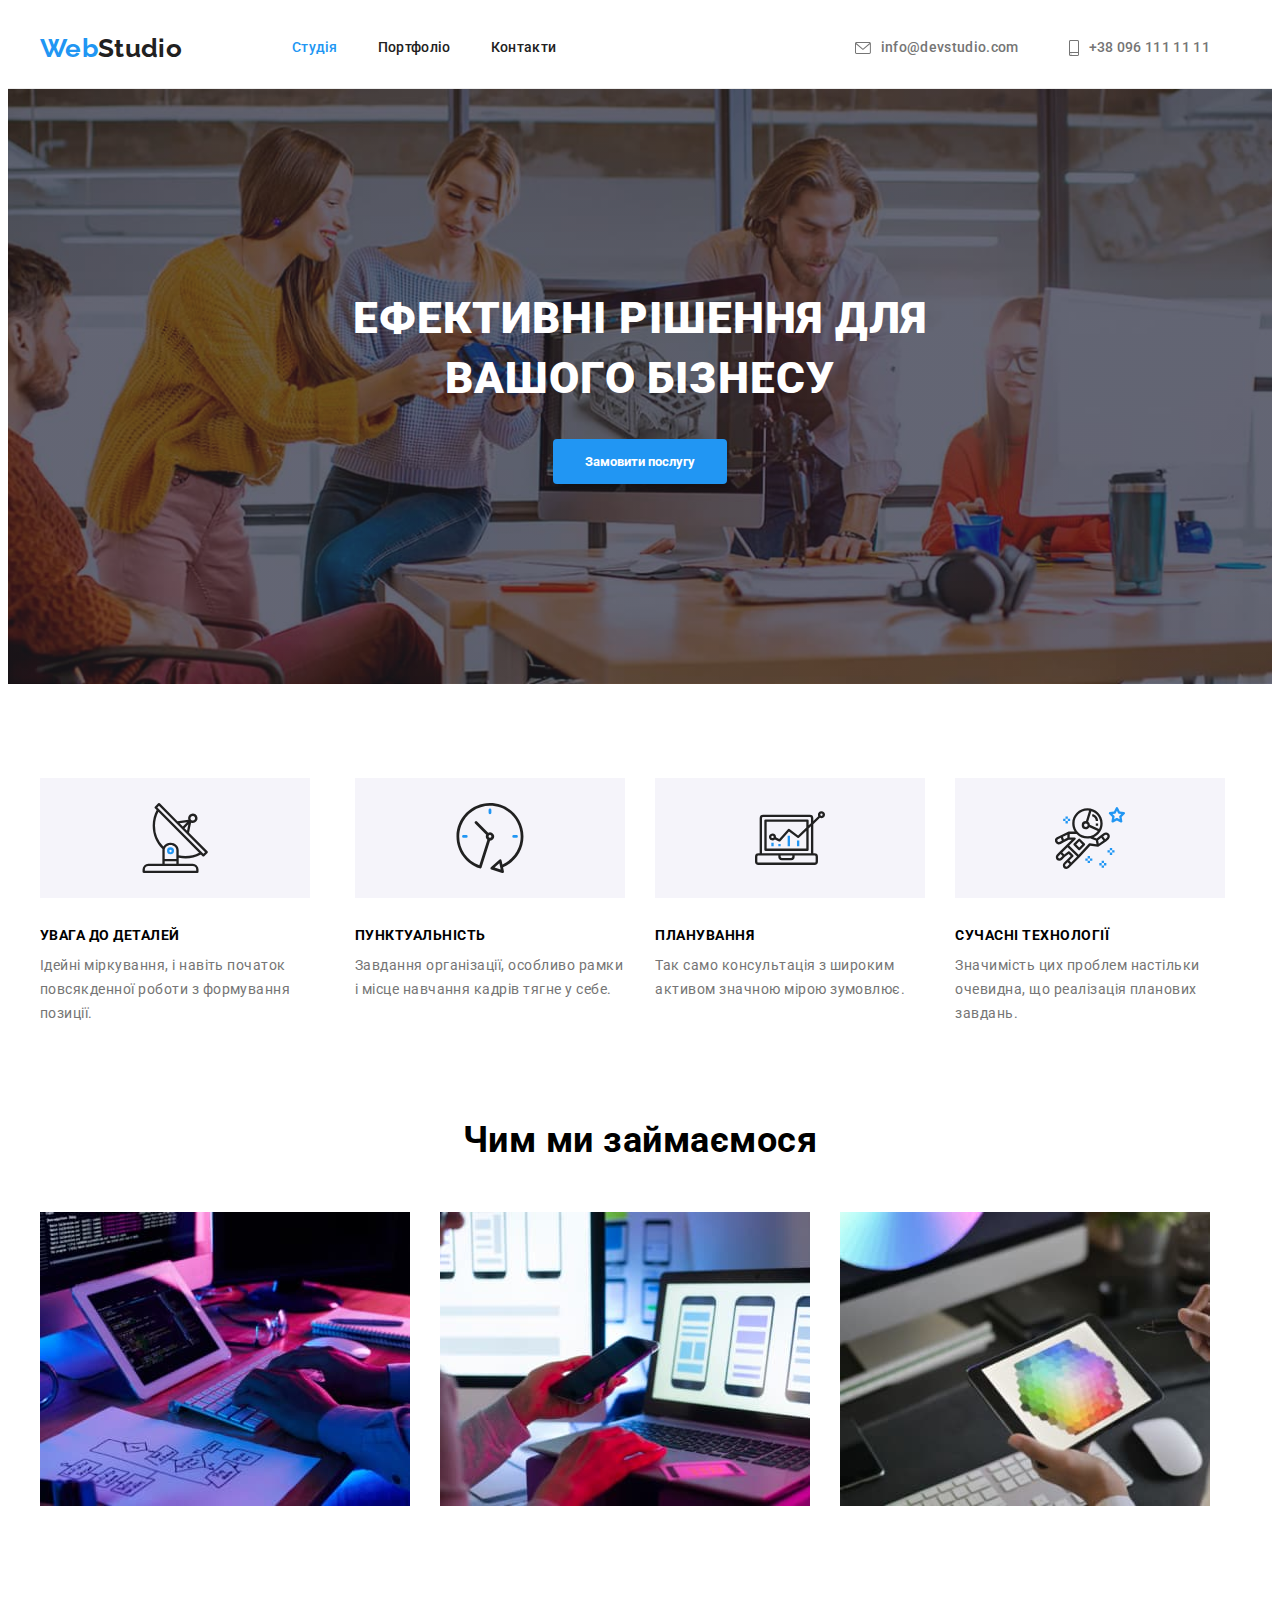
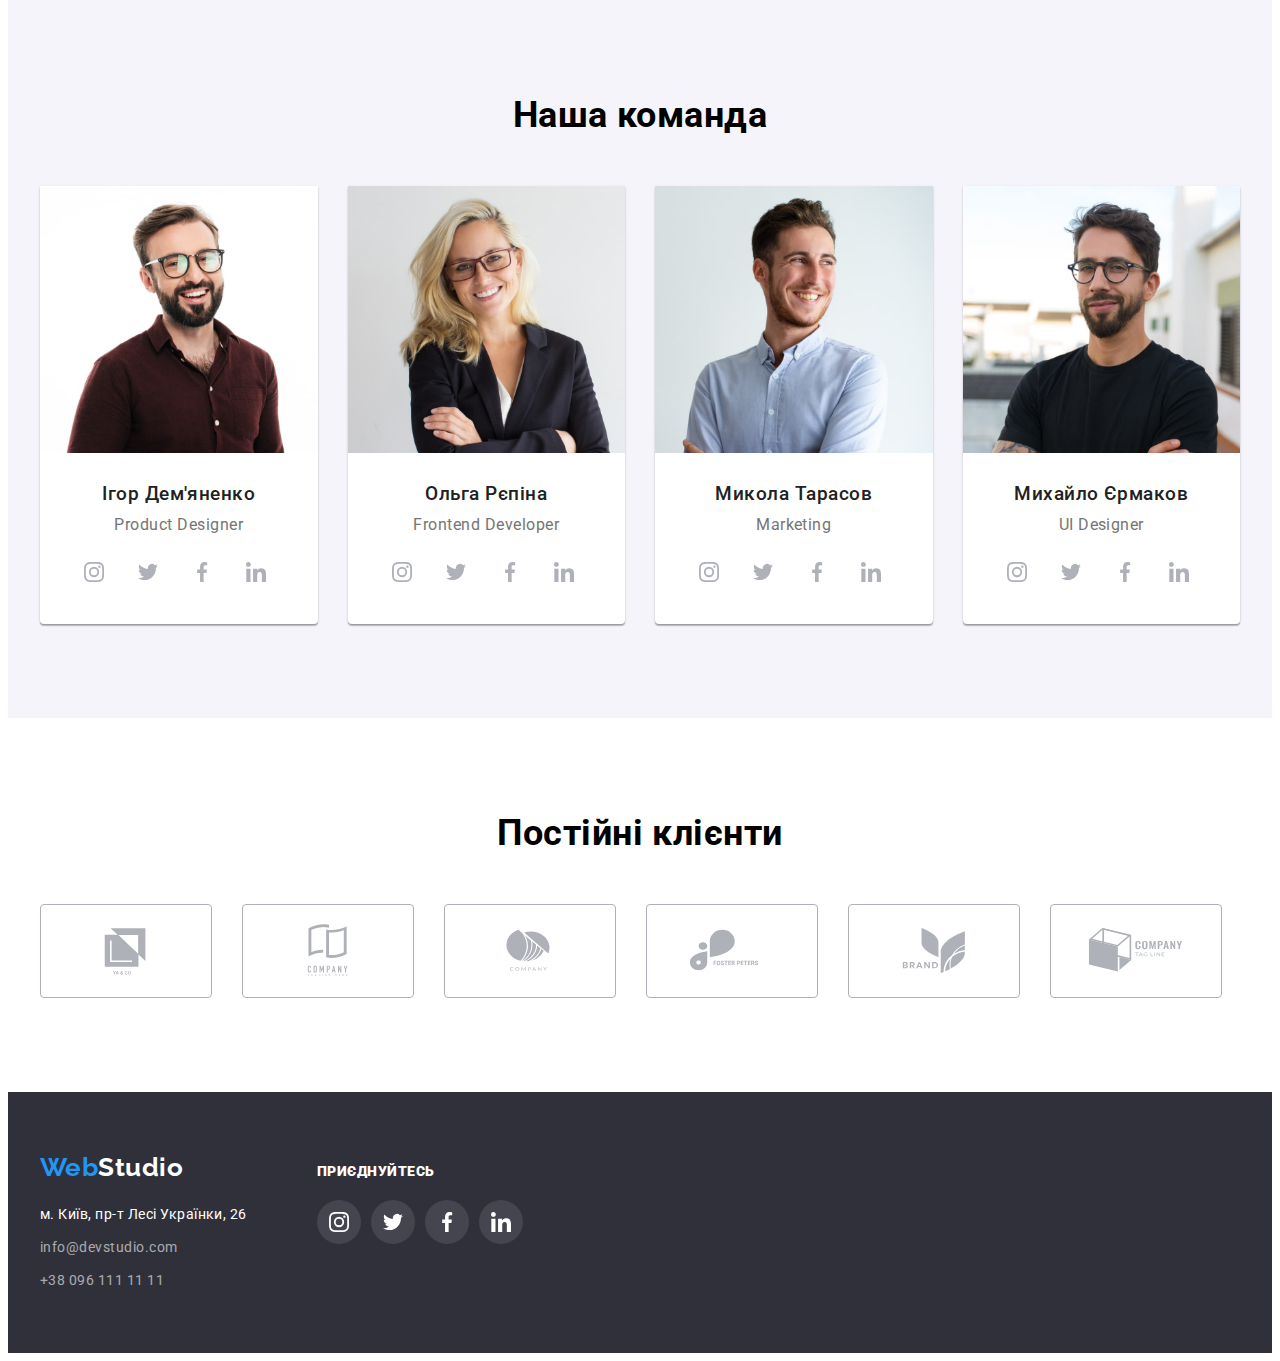
<file: index.html>
<!DOCTYPE html>
<html lang="uk">
  <head>
    <meta charset="UTF-8" />
    <meta http-equiv="X-UA-Compatible" content="IE=edge" />
    <meta name="viewport" content="width=device-width, initial-scale=1.0" />
    <title>Студія</title>
    <link rel="preconnect" href="https://fonts.googleapis.com" />
    <link rel="preconnect" href="https://fonts.gstatic.com" crossorigin />
    <link
      href="https://fonts.googleapis.com/css2?family=Raleway:wght@700&family=Roboto:wght@400;500;700;900&display=swap"
      rel="stylesheet"
    />
    <link
      rel="stylesheet"
      href="https://cdnjs.cloudflare.com/ajax/libs/modern-normalize/1.1.0/modern-normalize.min.css"
      integrity="sha512-wpPYUAdjBVSE4KJnH1VR1HeZfpl1ub8YT/NKx4PuQ5NmX2tKuGu6U/JRp5y+Y8XG2tV+wKQpNHVUX03MfMFn9Q=="
      crossorigin="anonymous"
      referrerpolicy="no-referrer"
    />
    <link rel="stylesheet" href="./css/styles.css" />
  </head>

  <body>
    <header class="header">
      <div class="container main-menu">
        <a href="./index.html" class="logo no-decoration">
          <span class="accent-logo">Web</span>Studio
        </a>
        <nav>
          <ul class="menu style-none">
            <li class="menu-item">
              <a class="menu-link current activated no-decoration" href="./index.html">Студія</a>
            </li>
            <li class="menu-item">
              <a class="menu-link activated no-decoration" href="./portfolio.html">Портфоліо</a>
            </li>
            <li class="menu-item">
              <a class="menu-link activated no-decoration" href="#contacts">Контакти</a>
            </li>
          </ul>
        </nav>
        <ul class="communication-list style-none">
          <li class="communication-item">
           
            <a
              class="communication-link activated no-decoration"
              href="mailto:info@devstudio.com"
              rel="noopener noreferrer nofollow"
              target="_blank"
              >
              <svg width="16" height="12" class="icon-communication">
                  <use href="./images/sprite.svg#envelope"></use>
                </svg>
              info@devstudio.com</a
            >
          </li>
          <li class="communication-item">
            <a class="communication-link activated no-decoration" href="tel:+380961111111"
              >
              <svg width="10" height="16" class="icon-communication">
                  <use href="./images/sprite.svg#smartphone"></use>
                </svg>
                +38 096 111 11 11</a
            >
          </li>
        </ul>
      </div>
    </header>
    <main>
      <!-- Hero section -->
      <section class="hero">
        <h1 class="hero-title">Ефективні рішення для вашого бізнесу</h1>
        <button type="button" class="hero-btn cursor">Замовити послугу</button>
      </section>
      <!-- Features Section-->
      <section class="section features">
        <div class="container">
          <h2 class="visually-hidden">Особливості нашої веб студії</h2>

          <ul class="features-list style-none">
            <li class="features-item icon-antenna">
              <div class="icon-feature">
                <svg width="70" height="70">
                  <use href="./images/sprite.svg#antenna"></use>
                </svg>
              </div>
              <h3 class="feature-title">увага до деталей</h3>
              <p class="feature-desc">
                Ідейні міркування, і навіть початок повсякденної роботи з формування позиції.
              </p>
            </li>
            <li class="features-item icon-clock">
              <div class="icon-feature">
                <svg width="70" height="70">
                  <use href="./images/sprite.svg#clock"></use>
                </svg>
              </div>              
              <h3 class="feature-title">пунктуальність</h3>
              <p class="feature-desc">
                Завдання організації, особливо рамки і місце навчання кадрів тягне у себе.
              </p>
            </li>
            <li class="features-item icon-diagram">
              <div class="icon-feature">
                <svg width="70" height="70">
                  <use href="./images/sprite.svg#diagram"></use>
                </svg>
              </div>              
              <h3 class="feature-title">планування</h3>
              <p class="feature-desc">
                Так само консультація з широким активом значною мірою зумовлює.
              </p>
            </li>
            <li class="features-item icon-astronaut">
              <div class="icon-feature">
                <svg width="70" height="70">
                  <use href="./images/sprite.svg#astronaut"></use>
                </svg>
              </div>              
              <h3 class="feature-title title">сучасні технології</h3>
              <p class="feature-desc">
                Значимість цих проблем настільки очевидна, що реалізація планових завдань.
              </p>
            </li>
          </ul>
        </div>
      </section>
      <!-- What we do Section -->
      <section class="section">
        <div class="container">
          <h2 class="works-title heading-h2">Чим ми займаємося</h2>
          <ul class="works-list style-none">
            <li class="works-item">
              <img
                class="full-width"
                src="./images/programer-working-his-desk-office.jpg"
                alt="програміст праціює за робочим столом"
                width="370"
                height="294"
              />
            </li>
            <li class="works-item">
              <img
                class="full-width"
                src="./images/designers-are-developing-application.jpg"
                alt="дизайнери розробляють додаток для смартфонів команда працює над інтерфейсом мобільних телефонів"
                width="370"
                height="294"
              />
            </li>
            <li class="works-item">
              <img
                class="full-width"
                src="./images/creative-artist-web-design.jpg"
                alt="креативний веб дизайнер обирає кольори на графічному планшеті"
                width="370"
                height="294"
              />
            </li>
          </ul>
        </div>
      </section>
      <!-- Our team Section -->
      <section class="section team">
        <div class="container">
          <h2 class="team-title heading-h2">Наша команда</h2>
          <ul class="team-list style-none">
            <li class="team-member">
              <img
                class="full-width"
                src="./images/team/product-designer.jpg"
                alt="Ігор Дем'яненко фото молодий чоловік в окулярах посміхається"
                width="270"
                height="260"
              />
              <div class="member-wrap">
                <h3 class="member-name">Ігор Дем'яненко</h3>
                <p lang="en" class="member-position">Product Designer</p>
                <ul class="member-socials-list style-none">
                  <li class="member-socials-item">
                    <a href="" class="member-socials-links">
                      <svg width="20" height="20" class="icon-member-socials">
                        <use href="./images/sprite.svg#instagram"></use>
                    </a>                   
                  </li>   
                  <li class="member-socials-item">
                    <a href="" class="member-socials-links">
                      <svg width="20" height="20" class="icon-member-socials">
                        <use href="./images/sprite.svg#twitter"></use>
                    </a>                   
                  </li>                 
                  <li class="member-socials-item">
                    <a href="" class="member-socials-links">
                      <svg width="20" height="20" class="icon-member-socials">
                        <use href="./images/sprite.svg#facebook"></use>
                    </a>                   
                  </li>                 
                  <li class="member-socials-item">
                    <a href="" class="member-socials-links">
                      <svg width="20" height="20" class="icon-member-socials">
                        <use href="./images/sprite.svg#linkedin"></use>
                    </a>                   
                  </li>                               
                </ul>
              </div>
            </li>
            <li class="team-member">
              <img
                class="full-width"
                src="./images/team/frontend-developer.jpg"
                alt="Ольга Рєпіна фото молода жінка блондинка з довгим волоссям в окулярах і діловому костюмі посміхається"
                width="270"
                height="260"
              />
              <div class="member-wrap">
                <h3 class="member-name">Ольга Рєпіна</h3>
                <p lang="en" class="member-position">Frontend Developer</p>
              <ul class="member-socials-list style-none">
                  <li class="member-socials-item">
                    <a href="" class="member-socials-links">
                      <svg width="20" height="20" class="icon-member-socials">
                        <use href="./images/sprite.svg#instagram"></use>
                      </svg>
                    </a>                   
                  </li>   
                  <li class="member-socials-item">
                    <a href="" class="member-socials-links">
                      <svg width="20" height="20" class="icon-member-socials">
                        <use href="./images/sprite.svg#twitter"></use>
                        </svg>
                    </a>                   
                  </li>                 
                  <li class="member-socials-item">
                    <a href="" class="member-socials-links">
                      <svg width="20" height="20" class="icon-member-socials">
                        <use href="./images/sprite.svg#facebook"></use>
                        </svg>
                    </a>                   
                  </li>                 
                  <li class="member-socials-item">
                    <a href="" class="member-socials-links">
                      <svg width="20" height="20" class="icon-member-socials">
                        <use href="./images/sprite.svg#linkedin"></use>
                        </svg>
                    </a>                   
                  </li>                               
                </ul>
              </div>
            </li>
            <li class="team-member">
              <img
                class="full-width"
                src="./images/team/marketing.jpg"
                alt="Микола Тарасов фото молодий чоловік в світлій сорочці посміхається"
                width="270"
                height="260"
              />
              <div class="member-wrap">
                <h3 class="member-name">Микола Тарасов</h3>
                <p lang="en" class="member-position">Marketing</p>
              <ul class="member-socials-list style-none">
                  <li class="member-socials-item">
                    <a href="" class="member-socials-links">
                      <svg width="20" height="20" class="icon-member-socials">
                        <use href="./images/sprite.svg#instagram"></use>
                        </svg>
                    </a>                   
                  </li>   
                  <li class="member-socials-item">
                    <a href="" class="member-socials-links">
                      <svg width="20" height="20" class="icon-member-socials">
                        <use href="./images/sprite.svg#twitter"></use>
                        </svg>
                    </a>                   
                  </li>                 
                  <li class="member-socials-item">
                    <a href="" class="member-socials-links">
                      <svg width="20" height="20" class="icon-member-socials">
                        <use href="./images/sprite.svg#facebook"></use>
                        </svg>
                    </a>                   
                  </li>                 
                  <li class="member-socials-item">
                    <a href="" class="member-socials-links">
                      <svg width="20" height="20" class="icon-member-socials">
                        <use href="./images/sprite.svg#linkedin"></use>
                        </svg>
                    </a>                   
                  </li>                               
                </ul>
              </div>
            </li>
            <li class="team-member">
              <img
                class="full-width member"
                src="./images/team/ui-designer.jpg"
                alt="Михайло Єрмаков фото молодий темноволосий чоловік у чорній футболці в окулярах"
                width="270"
                height="260"
              />
              <div class="member-wrap">
                <h3 class="member-name">Михайло Єрмаков</h3>
                <p lang="en" class="member-position">UI Designer</p>
              <ul class="member-socials-list style-none">
                  <li class="member-socials-item">
                    <a href="" class="member-socials-links">
                      <svg width="20" height="20" class="icon-member-socials">
                        <use href="./images/sprite.svg#instagram"></use>
                        </svg>
                    </a>                   
                  </li>   
                  <li class="member-socials-item">
                    <a href="" class="member-socials-links">
                      <svg width="20" height="20" class="icon-member-socials">
                        <use href="./images/sprite.svg#twitter"></use>
                        </svg>
                    </a>                   
                  </li>                 
                  <li class="member-socials-item">
                    <a href="" class="member-socials-links">
                      <svg width="20" height="20" class="icon-member-socials">
                        <use href="./images/sprite.svg#facebook"></use>
                        </svg>
                    </a>                   
                  </li>                 
                  <li class="member-socials-item">
                    <a href="" class="member-socials-links">
                      <svg width="20" height="20" class="icon-member-socials">
                        <use href="./images/sprite.svg#linkedin"></use>
                        </svg>
                    </a>                   
                  </li>                               
                </ul>
              </div>
            </li>
          </ul>
        </div>
      </section>
      <!-- Clients section -->
      <section class="section">
        <div class="container">
          <h2 class="heading-h2">Постійні клієнти</h2>
          <ul class="clients-list style-none">
            <li class="clients-item"><a href="" class="clients-link">
              <svg width="106" height="60" class="icon-client">
                        <use href="./images/sprite.svg#logo1"></use>
                        </svg>
            </a></li>
            <li class="clients-item"><a href="" class="clients-link">
              <svg width="106" height="60"  class="icon-client">
                        <use href="./images/sprite.svg#logo2"></use>
                        </svg>
            </a></li>
            <li class="clients-item"><a href="" class="clients-link">
              <svg width="106" height="60"  class="icon-client">
                        <use href="./images/sprite.svg#logo3"></use>
                        </svg>
            </a></li>
            <li class="clients-item"><a href="" class="clients-link">
              <svg width="106" height="60"  class="icon-client">
                        <use href="./images/sprite.svg#logo4"></use>
                        </svg>
            </a></li>
            <li class="clients-item"><a href="" class="clients-link">
              <svg width="106" height="60" class="icon-client">
                        <use href="./images/sprite.svg#logo5"></use>
                        </svg>
            </a></li>
            <li class="clients-item"><a href="" class="clients-link">
              <svg width="106" height="60"  class="icon-client">
                        <use href="./images/sprite.svg#logo6"></use>
                        </svg>
            </a></li>
          </ul>
        </div>
      </section>
    </main>
    <footer id="contacts" class="footer">
      <div class="container footer-wrap">
        <div class="footer-contacts">
          <a href="./index.html" class="logo footer-logo no-decoration">
            <p lang="en"><span class="accent-logo">Web</span>Studio</p>
          </a>
          <address class="contacts">
            <ul class="contacts-list style-none">
              <li class="contacts-item">
                <a
                  href="https://goo.gl/maps/mMnY23ugtFwCM5wb8"
                  rel="noopener noreferrer nofollow"
                  target="_blank"
                  class="address activated no-decoration"
                  >м. Київ, пр-т Лесі Українки, 26</a
                >
              </li>
              <li class="contacts-item">
                <a
                  href="mailto:info@devstudio.com"
                  rel="noopener noreferrer nofollow"
                  target="_blank"
                  class="contacts-link activated no-decoration"
                  >info@devstudio.com</a
                >
              </li>
              <li class="contacts-item">
                <a href="tel:+380961111111" class="contacts-link activated no-decoration"
                  >+38 096 111 11 11</a
                >
              </li>
            </ul>
          </address>
        </div>
        <div class="follow">
          <p class="join"><strong>Приєднуйтесь</strong></p>
          <ul class="company-socials-list style-none">
            <li class="company-socials-item">
              <a href="" class="company-socials-link">
                <svg width="20" height="20" class="icon-company-socials">
                        <use href="./images/sprite.svg#instagram"></use>
                        </svg>
              </a>
            </li>
            <li class="company-socials-item">
              <a href="" class="company-socials-link" >
                <svg width="20" height="20" class="icon-company-socials">
                        <use href="./images/sprite.svg#twitter"></use>
                        </svg>
              </a>
            </li>
            <li class="company-socials-item">
              <a href="" class="company-socials-link">
              <svg width="20" height="20" class="icon-company-socials">
                        <use href="./images/sprite.svg#facebook"></use>
                        </svg></a>
            </li>
            <li class="company-socials-item">
              <a href="" class="company-socials-link">
                <svg width="20" height="20" class="icon-company-socials">
                        <use href="./images/sprite.svg#linkedin"></use>
                        </svg>
              </a>
            </li>
          </ul>
        </div>
      </div>
    </footer>
  </body>
</html>
</file>
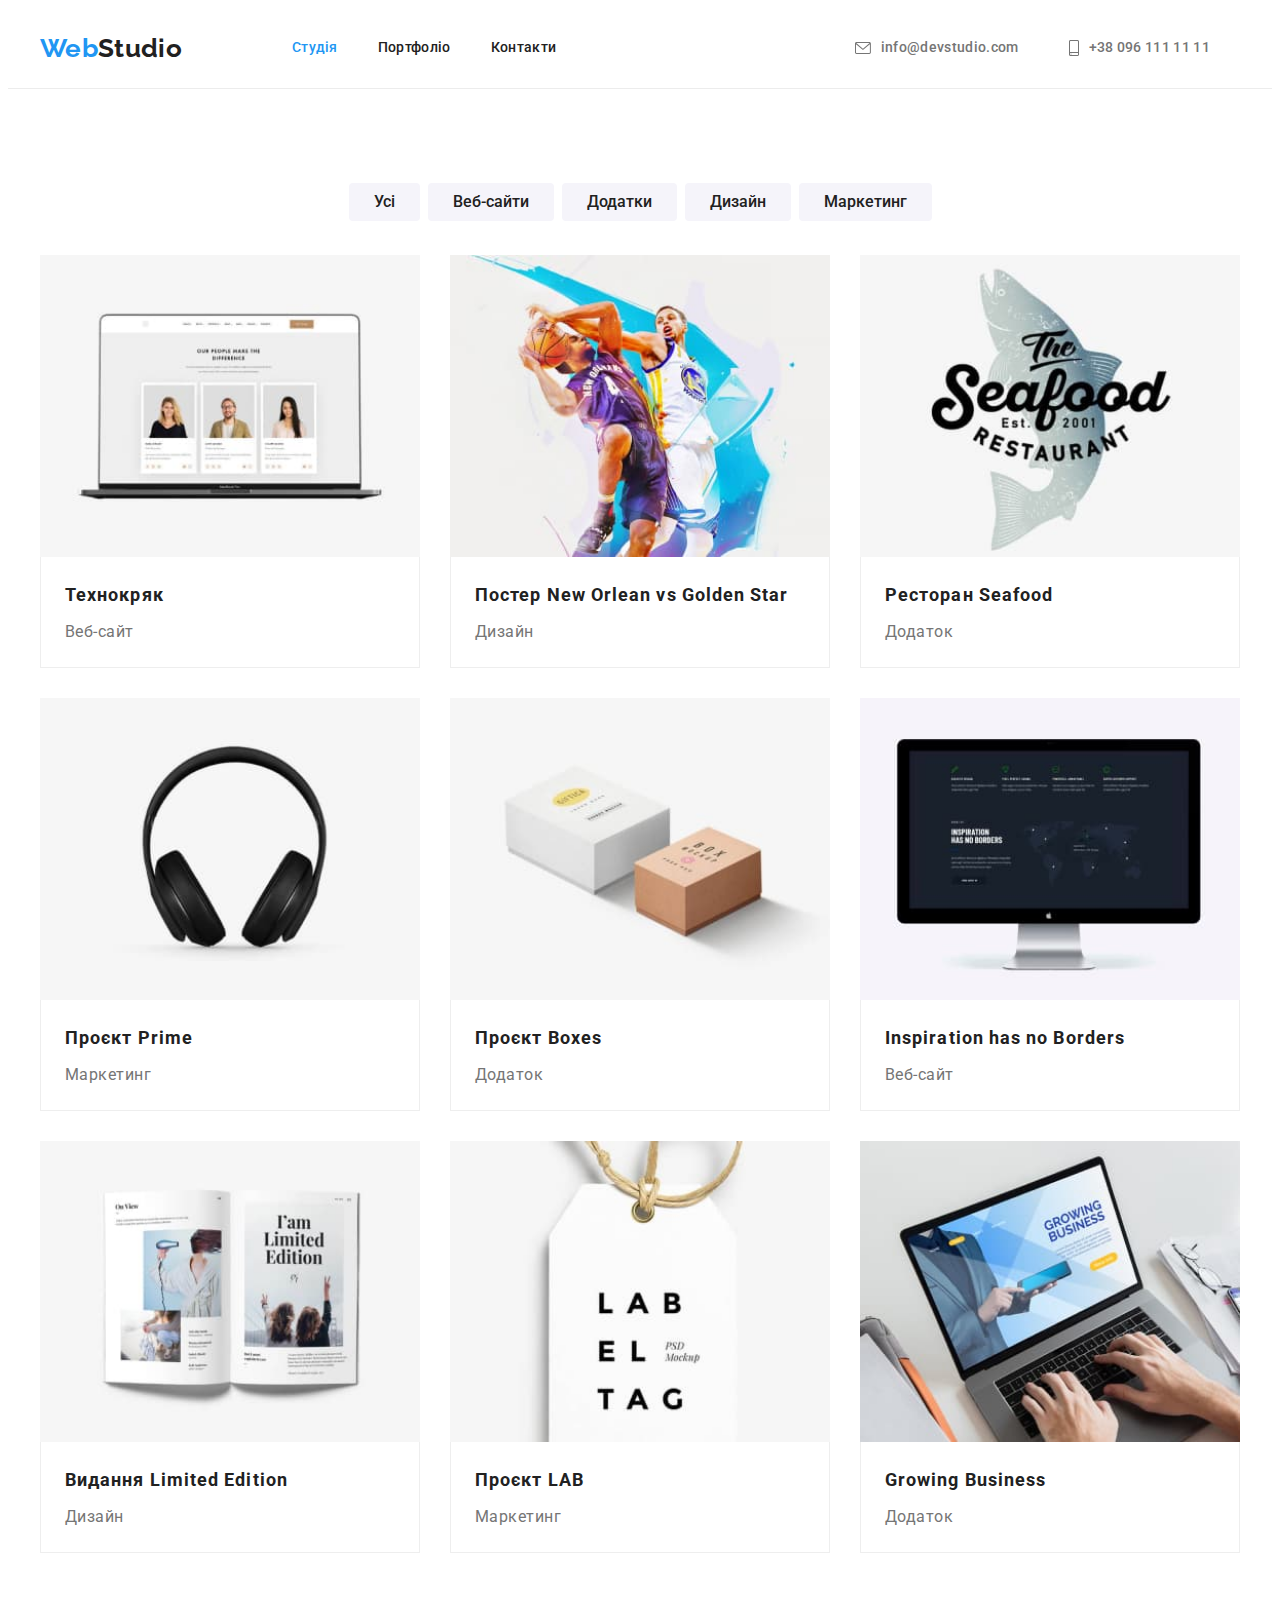
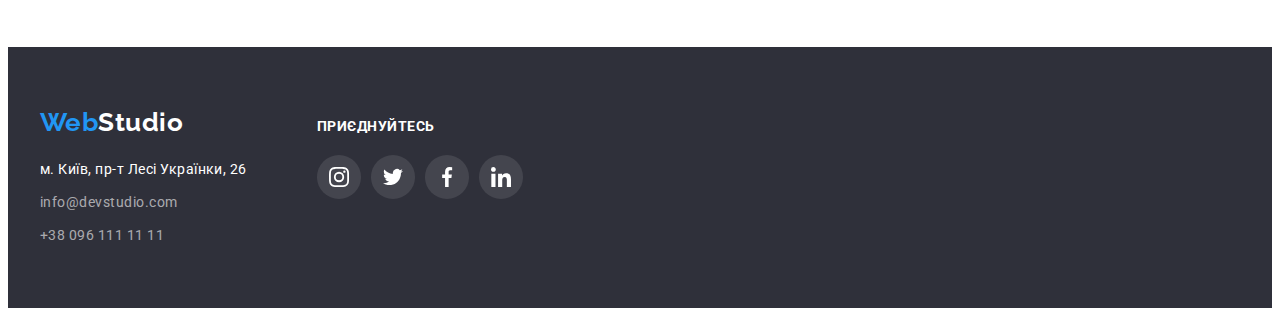
<file: portfolio.html>
<!DOCTYPE html>
<html lang="uk">
  <head>
    <meta charset="UTF-8" />
    <meta http-equiv="X-UA-Compatible" content="IE=edge" />
    <meta name="viewport" content="width=device-width, initial-scale=1.0" />
    <title>Портфоліо</title>
    <link rel="preconnect" href="https://fonts.googleapis.com" />
    <link rel="preconnect" href="https://fonts.gstatic.com" crossorigin />
    <link
      href="https://fonts.googleapis.com/css2?family=Raleway:wght@700&family=Roboto:wght@400;500;700;900&display=swap"
      rel="stylesheet"
    />
    <link rel="stylesheet" href="./css/styles.css" />
  </head>

  <body>
<header class="header">
      <div class="container main-menu">
        <a href="./index.html" class="logo no-decoration">
          <span class="accent-logo">Web</span>Studio
        </a>
        <nav>
          <ul class="menu style-none">
            <li class="menu-item">
              <a class="menu-link current activated no-decoration" href="./index.html">Студія</a>
            </li>
            <li class="menu-item">
              <a class="menu-link activated no-decoration" href="./portfolio.html">Портфоліо</a>
            </li>
            <li class="menu-item">
              <a class="menu-link activated no-decoration" href="#contacts">Контакти</a>
            </li>
          </ul>
        </nav>
        <ul class="communication-list style-none">
          <li class="communication-item">
           
            <a
              class="communication-link activated no-decoration"
              href="mailto:info@devstudio.com"
              rel="noopener noreferrer nofollow"
              target="_blank"
              >
              <svg width="16" height="12" class="icon-communication">
                  <use href="./images/sprite.svg#envelope"></use>
                </svg>
              info@devstudio.com</a
            >
          </li>
          <li class="communication-item">
            <a class="communication-link activated no-decoration" href="tel:+380961111111"
              >
              <svg width="10" height="16" class="icon-communication">
                  <use href="./images/sprite.svg#smartphone"></use>
                </svg>
                +38 096 111 11 11</a
            >
          </li>
        </ul>
      </div>
    </header>

    <main>
      <!-- Portfolio section -->
      <section class="portfolio section">
        <div class="container">
          <h2 class="visually-hidden">Наші роботи</h2>
          <ul class="projects-filter style-none">
            <li class="filter-item">
              <button type="button" class="filter-btn cursor">Усі</button>
            </li>
            <li class="filter-item">
              <button type="button" class="filter-btn cursor">Веб-сайти</button>
            </li>
            <li class="filter-item">
              <button type="button" class="filter-btn cursor">Додатки</button>
            </li>
            <li class="filter-item">
              <button type="button" class="filter-btn cursor">Дизайн</button>
            </li>
            <li class="filter-item">
              <button type="button" class="filter-btn cursor">Маркетинг</button>
            </li>
          </ul>
          <ul class="projects-list style-none">
            <li class="projects-item">
              <a href="" class="project-link no-decoration">
                <img
                  class="full-width"
                  src="./images/portfolio/technokriak.jpg"
                  alt="веб-сайт компанії на екрані ноутбука"
                  width="370" height="294"
                />
                <div class="title-wrap">
                  <h3 class="project-title">Технокряк</h3>
                  <p class="project-desc">Веб-сайт</p>
                </div>
              </a>
            </li>
            <li class="projects-item">
              <a href="" class="project-link no-decoration">
                <img
                  class="full-width"
                  src="./images/portfolio/poster.jpg"
                  alt="баскетболісти борються за м'яч"
                  width="370" height="294"
                />
                <div class="title-wrap">
                  <h3 class="project-title">Постер New Orlean vs Golden Star</h3>
                  <p class="project-desc">Дизайн</p>
                </div>
              </a>
            </li>
            <li class="projects-item">
              <a href="" class="project-link no-decoration">
                <img
                  class="full-width"
                  src="./images/portfolio/restaurant.jpg"
                  alt="логотип ресторану"
                  width="370" height="294"
                />
                <div class="title-wrap">
                  <h3 class="project-title">Ресторан Seafood</h3>
                  <p class="project-desc">Додаток</p>
                </div>
              </a>
            </li>
            <li class="projects-item">
              <a href="" class="project-link no-decoration">
                <img
                  class="full-width"
                  src="./images/portfolio/project-prime.jpg"
                  alt="навушники"
                  width="370" height="294"
                />
                <div class="title-wrap">
                  <h3 class="project-title">Проєкт Prime</h3>
                  <p class="project-desc">Маркетинг</p>
                </div>
              </a>
            </li>
            <li class="projects-item">
              <a href="" class="project-link no-decoration">
                <img
                  class="full-width"
                  src="./images/portfolio/project-boxes.jpg"
                  alt="різноманітні коробки"
                  width="370" height="294"
                />
                <div class="title-wrap">
                  <h3 class="project-title">Проєкт Boxes</h3>
                  <p class="project-desc">Додаток</p>
                </div>
              </a>
            </li>
            <li class="projects-item">
              <a href="" class="project-link no-decoration">
                <img
                  class="full-width"
                  src="./images/portfolio/website.jpg"
                  alt="веб-сайт компанії на екрані комп'ютера"
                  width="370" height="294"
                />
                <div class="title-wrap">
                  <h3 class="project-title">Inspiration has no Borders</h3>
                  <p class="project-desc">Веб-сайт</p>
                </div>
              </a>
            </li>
            <li class="projects-item">
              <a href="" class="project-link no-decoration">
                <img
                  class="full-width"
                  src="./images/portfolio/publication.jpg"
                  alt="розворот журналу"
                  width="370" height="294"
                />
                <div class="title-wrap">
                  <h3 class="project-title">Видання Limited Edition</h3>
                  <p class="project-desc">Дизайн</p>
                </div>
              </a>
            </li>
            <li class="projects-item">
              <a href="" class="project-link no-decoration">
                <img
                  class="full-width"
                  src="images/portfolio/project-lab.jpg"
                  alt="лейбл для маркетингу"
                  width="370" height="294"
                />
                <div class="title-wrap">
                  <h3 class="project-title">Проєкт LAB</h3>
                  <p class="project-desc">Маркетинг</p>
                </div>
              </a>
            </li>
            <li class="projects-item">
              <a href="" class="project-link no-decoration">
                <img
                  class="full-width"
                  src="./images/portfolio/buisness.jpg"
                  alt="людина працює на ноубуці з додатком"
                  width="370" height="294"
                />
                <div class="title-wrap">
                  <h3 class="project-title">Growing Business</h3>
                  <p class="project-desc">Додаток</p>
                </div>
              </a>
            </li>
          </ul>
        </div>
      </section>
    </main>
 <footer id="contacts" class="footer">
      <div class="container footer-wrap">
        <div class="footer-contacts">
          <a href="./index.html" class="logo footer-logo no-decoration">
            <p lang="en"><span class="accent-logo">Web</span>Studio</p>
          </a>
          <address class="contacts">
            <ul class="contacts-list style-none">
              <li class="contacts-item">
                <a
                  href="https://goo.gl/maps/mMnY23ugtFwCM5wb8"
                  rel="noopener noreferrer nofollow"
                  target="_blank"
                  class="address activated no-decoration"
                  >м. Київ, пр-т Лесі Українки, 26</a
                >
              </li>
              <li class="contacts-item">
                <a
                  href="mailto:info@devstudio.com"
                  rel="noopener noreferrer nofollow"
                  target="_blank"
                  class="contacts-link activated no-decoration"
                  >info@devstudio.com</a
                >
              </li>
              <li class="contacts-item">
                <a href="tel:+380961111111" class="contacts-link activated no-decoration"
                  >+38 096 111 11 11</a
                >
              </li>
            </ul>
          </address>
        </div>
        <div class="follow">
          <p class="join">Приєднуйтесь</p>
          <ul class="company-socials-list style-none">
            <li class="company-socials-item">
              <a href="" class="company-socials-link">
                <svg width="20" height="20" class="icon-company-socials">
                        <use href="./images/sprite.svg#instagram"></use>
                        </svg>
              </a>
            </li>
            <li class="company-socials-item">
              <a href="" class="company-socials-link" >
                <svg width="20" height="20" class="icon-company-socials">
                        <use href="./images/sprite.svg#twitter"></use>
                        </svg>
              </a>
            </li>
            <li class="company-socials-item">
              <a href="" class="company-socials-link">
              <svg width="20" height="20" class="icon-company-socials">
                        <use href="./images/sprite.svg#facebook"></use>
                        </svg></a>
            </li>
            <li class="company-socials-item">
              <a href="" class="company-socials-link">
                <svg width="20" height="20" class="icon-company-socials">
                        <use href="./images/sprite.svg#linkedin"></use>
                        </svg>
              </a>
            </li>
          </ul>
        </div>
      </div>
    </footer>
  </body>
</html>
</file>
<file: css/styles.css>
:root {
  --primary-bg-color: #ffffff;
  --secondary-bg-color: #2f303a;
  --third-bg-color: #f5f4fa;

  --primary-btn-bg-color: #f5f4fa;
  --secondary-btn-bg-color: #2196f3;
  --third-btn-bg-color: #188ce8;

  --primary-title-color: #212121;
  --secondary-title-color: #ffffff;

  --primary-btn-text: #212121;
  --secondary-btn-color: #ffffff;

  --primary-border-color: #eeeeee;

  --main-text-color: #757575;
  --accent-color: #2196f3;

  --header-contact-link: #757575;
  --footer-contact-link: rgba(255, 255, 255, 0.6);

  --primary-font-family: 'Roboto';
  --secondary-font-family: 'Raleway';

  --primary-letter-spacing: 0.03em;

  --primary-socials-color: #afb1b8;
}

h1,
h2,
h3,
h4,
h5,
h6,
p {
  margin: 0;
  padding: 0;
}

ul {
  margin: 0;
  padding: 0;
}

body {
  font-family: var(--primary-font-family), sans-serif;
  background-color: var(--main-bg-color);
  letter-spacing: var(--primary-letter-spacing);
}

/* Helpers */

.container {
  width: 1200px;
  margin: 0 auto;
  padding-left: 15px;
  padding-right: 15px;
}

.no-decoration {
  text-decoration: none;
}

.style-none {
  list-style: none;
}

.activated:hover,
.activated:focus {
  color: var(--accent-color);
}

.full-width {
  display: block;
  width: 100%;
  height: auto;
}

.cursor {
  cursor: pointer;
}

.section {
  padding: 94px 0;
}

/* Header */
.header {
  border-bottom: 1px solid #ececec;

  line-height: 1.14;
  letter-spacing: 0.02em;
}

.main-menu {
  display: flex;
  align-items: center;
}

.logo {
  display: block;
  margin-right: 90px;

  color: var(--primary-title-color);

  font-family: var(--secondary-font-family), sans-serif;
  font-size: 26px;
  font-weight: 700;
  line-height: 1.19;
}

.menu {
  display: flex;
}

.menu-link {
  display: block;
  padding: 30px 20px;

  color: var(--primary-title-color);

  font-weight: 500;
  font-size: 14px;
}

.accent-logo,
.current {
  color: var(--accent-color);
}

.communication-list {
  display: flex;
  margin-left: auto;
}
.communication-item {
  display: flex;
  align-items: center;
  margin-right: 10px;
}
.communication-link {
  display: flex;
  padding: 32px 20px;
  justify-content: center;
  align-items: center;

  color: var(--header-contact-link);

  font-weight: 500;
  font-size: 14px;
}

.icon-communication {
  margin-right: 10px;
  fill: currentColor;
}

/* Hero Section */
.hero {
  max-width: 1600px;
  margin: 0 auto;
  padding: 200px 0;

  background-color: #c4c4c4;
  background-image: linear-gradient(to right, rgba(47, 48, 58, 0.4), rgba(47, 48, 58, 0.4)),
    url(../images/header-background.jpg);
  background-position: center;
  background-repeat: no-repeat;
  background-size: cover;

  text-align: center;
  letter-spacing: 0.06em;
}

.hero-title {
  max-width: 695px;
  margin: 0 auto;
  margin-bottom: 30px;

  color: var(--secondary-title-color);

  font-weight: 900;
  font-size: 44px;
  line-height: 1.36;
  text-transform: uppercase;
}

.hero-btn {
  padding: 10px 32px;

  background-color: var(--secondary-btn-bg-color);
  box-shadow: 0px 4px 4px rgba(0, 0, 0, 0.15);
  border: none;
  border-radius: 4px;

  color: var(--secondary-title-color);

  font-family: inherit;
  font-weight: 700;
  line-height: 1.88;
}

.hero-btn:active,
.hero-btn:hover,
.hero-btn:focus {
  background-color: var(--third-btn-bg-color);
}

/* Features Section */
.features {
  padding-bottom: 0;
}

.visually-hidden {
  position: absolute;
  width: 1px;
  height: 1px;
  margin: -1px;
  border: 0;
  padding: 0;

  white-space: nowrap;
  clip-path: inset(100%);
  clip: rect(0 0 0 0);
  overflow: hidden;
}

.features-list {
  display: flex;
}

.features-item:not(:last-child) {
  margin-right: 30px;
}

.icon-feature {
  display: flex;
  width: 270px;
  height: 120px;
  margin-bottom: 30px;

  align-items: center;
  justify-content: center;

  background-color: #f5f4fa;
}

.feature-title {
  margin-bottom: 10px;

  font-weight: 700;
  font-size: 14px;
  line-height: 1.14;
  text-transform: uppercase;
}

.feature-desc {
  color: var(--main-text-color);

  font-size: 14px;
  line-height: 1.71;
}

/* Works */
.heading-h2 {
  margin-bottom: 50px;

  font-weight: 700;
  font-size: 36px;
  text-align: center;
  line-height: 1.17;
}

.works-list {
  display: flex;
}

.works-item {
  flex-basis: calc((100%-60) / 3);
}

.works-item:not(:first-child) {
  margin-left: 30px;
}

/* Team Section */
.team {
  background-color: var(--third-bg-color);
}

.team-list {
  display: flex;
  gap: 30px;
}

.team-member {
  flex-basis: calc((100% - 90px) / 4);
  background: var(--primary-bg-color);
  box-shadow: 0px 1px 3px rgba(0, 0, 0, 0.12), 0px 1px 1px rgba(0, 0, 0, 0.14),
    0px 2px 1px rgba(0, 0, 0, 0.2);
  border-radius: 0px 0px 4px 4px;
}

.member-wrap {
  padding: 30px 32px;
}

.member-name {
  margin-bottom: 10px;

  color: var(--primary-title-color);

  text-align: center;
  line-height: 1.19;
  font-weight: 500;
}

.member-position {
  margin-bottom: 16px;
  color: var(--main-text-color);

  text-align: center;
  line-height: 1.19;
}

.member-socials-list {
  display: flex;
}

.member-socials-item:not(:last-child) {
  margin-right: 10px;
}

.member-socials-links {
  width: 44px;
  height: 44px;
  display: flex;
  justify-content: center;
  align-items: center;

  color: var(--primary-socials-color);
}

.member-socials-links:hover,
.member-socials-links:focus {
  border-radius: 50%;
  color: var(--secondary-btn-color);
  background-color: var(--accent-color);
}

.icon-member-socials {
  fill: currentColor;
}

/* Clients */
.clients-list {
  display: flex;
}

.clients-item:not(:last-child) {
  margin-right: 30px;
}

.clients-link {
  width: 170px;
  height: 92px;
  display: flex;

  justify-content: center;
  align-items: center;

  color: var(--primary-socials-color);
  border: 1px solid var(--primary-socials-color);
  border-radius: 4px;
}

.clients-link:hover,
.clients-link:focus {
  border: 1px solid var(--accent-color);
  color: var(--accent-color);
}

.icon-client {
  fill: currentColor;
}

/* Portfolio Page */
/* portfolio-filter */
.projects-filter {
  display: flex;
  justify-content: center;
  margin-bottom: 34px;
}

.filter-item:not(:last-child) {
  margin-right: 8px;
}

.filter-btn {
  display: block;
  padding: 6px 25px;
  border: none;
  border-radius: 4px;

  background-color: var(--primary-btn-bg-color);
  color: var(--primary-title-color);

  font-family: inherit;
  font-weight: 500;
  font-size: 16px;
  line-height: 1.62;
}

.filter-btn:focus,
.filter-btn:hover {
  background-color: var(--accent-color);
  color: var(--secondary-title-color);
  box-shadow: 0px 3px 1px rgba(0, 0, 0, 0.1), 0px 1px 2px rgba(0, 0, 0, 0.08),
    0px 2px 2px rgba(0, 0, 0, 0.12);
}

.filter-btn:active {
  background-color: var(--accent-color);
  color: var(--secondary-title-color);
  box-shadow: 0px 3px 1px rgba(0, 0, 0, 0.1), 0px 1px 2px rgba(0, 0, 0, 0.08),
    0px 2px 2px rgba(0, 0, 0, 0.12);
  border-radius: 4px;
}

.projects-list {
  display: flex;
  flex-wrap: wrap;
  gap: 30px;
}

.projects-item {
  flex-basis: calc((100% - 60px) / 3);
}

.project-link {
  display: flex;
  flex-direction: column;
}

.project-link:hover,
.project-link:focus {
  box-shadow: 0px 1px 1px rgba(0, 0, 0, 0.12), 0px 4px 4px rgba(0, 0, 0, 0.06),
    1px 4px 6px rgba(0, 0, 0, 0.16);
}

.title-wrap {
  padding: 20px 24px;
  border-bottom: 1px solid var(--primary-border-color);
  border-right: 1px solid var(--primary-border-color);
  border-left: 1px solid var(--primary-border-color);
}

.project-title {
  margin-bottom: 4px;
  font-weight: 700;

  color: var(--primary-title-color);

  font-size: 18px;
  line-height: 2;
  letter-spacing: 0.06em;
}

.project-desc {
  color: var(--main-text-color);

  line-height: 1.87;
}

/* Footer */
.footer {
  padding-top: 60px;
  padding-bottom: 60px;

  background-color: var(--secondary-bg-color);
}

.footer-wrap {
  display: flex;
  align-items: baseline;
}

.footer-contacts {
  margin-right: 70px;
}

.footer-logo {
  margin-bottom: 20px;
  margin-right: 0;

  color: var(--secondary-title-color);
}

.contacts {
  font-style: normal;
}

.contacts-item {
  font-size: 14px;
  line-height: 1.71;
}

.contacts-item:not(:last-child) {
  margin-bottom: 9px;
}

.address {
  display: block;

  color: var(--secondary-title-color);
}

.contacts-link {
  display: block;

  color: var(--footer-contact-link);
}

.join {
  margin-bottom: 20px;

  color: var(--secondary-title-color);

  font-weight: 700;
  font-size: 14px;
  line-height: 1.14;
  text-transform: uppercase;
}

.company-socials-list {
  display: flex;
  gap: 10px;
}

.company-socials-item:not(:last-child)::before {
  margin-right: 10px;
}

.company-socials-link {
  width: 44px;
  height: 44px;
  display: flex;
  border-radius: 50%;
  justify-content: center;
  align-items: center;

  background-color: rgba(255, 255, 255, 0.1);
  color: var(--secondary-btn-color);
}

.company-socials-link:hover,
.company-socials-link:focus {
  background-color: var(--accent-color);
}

.icon-company-socials {
  fill: currentColor;
}
</file>
